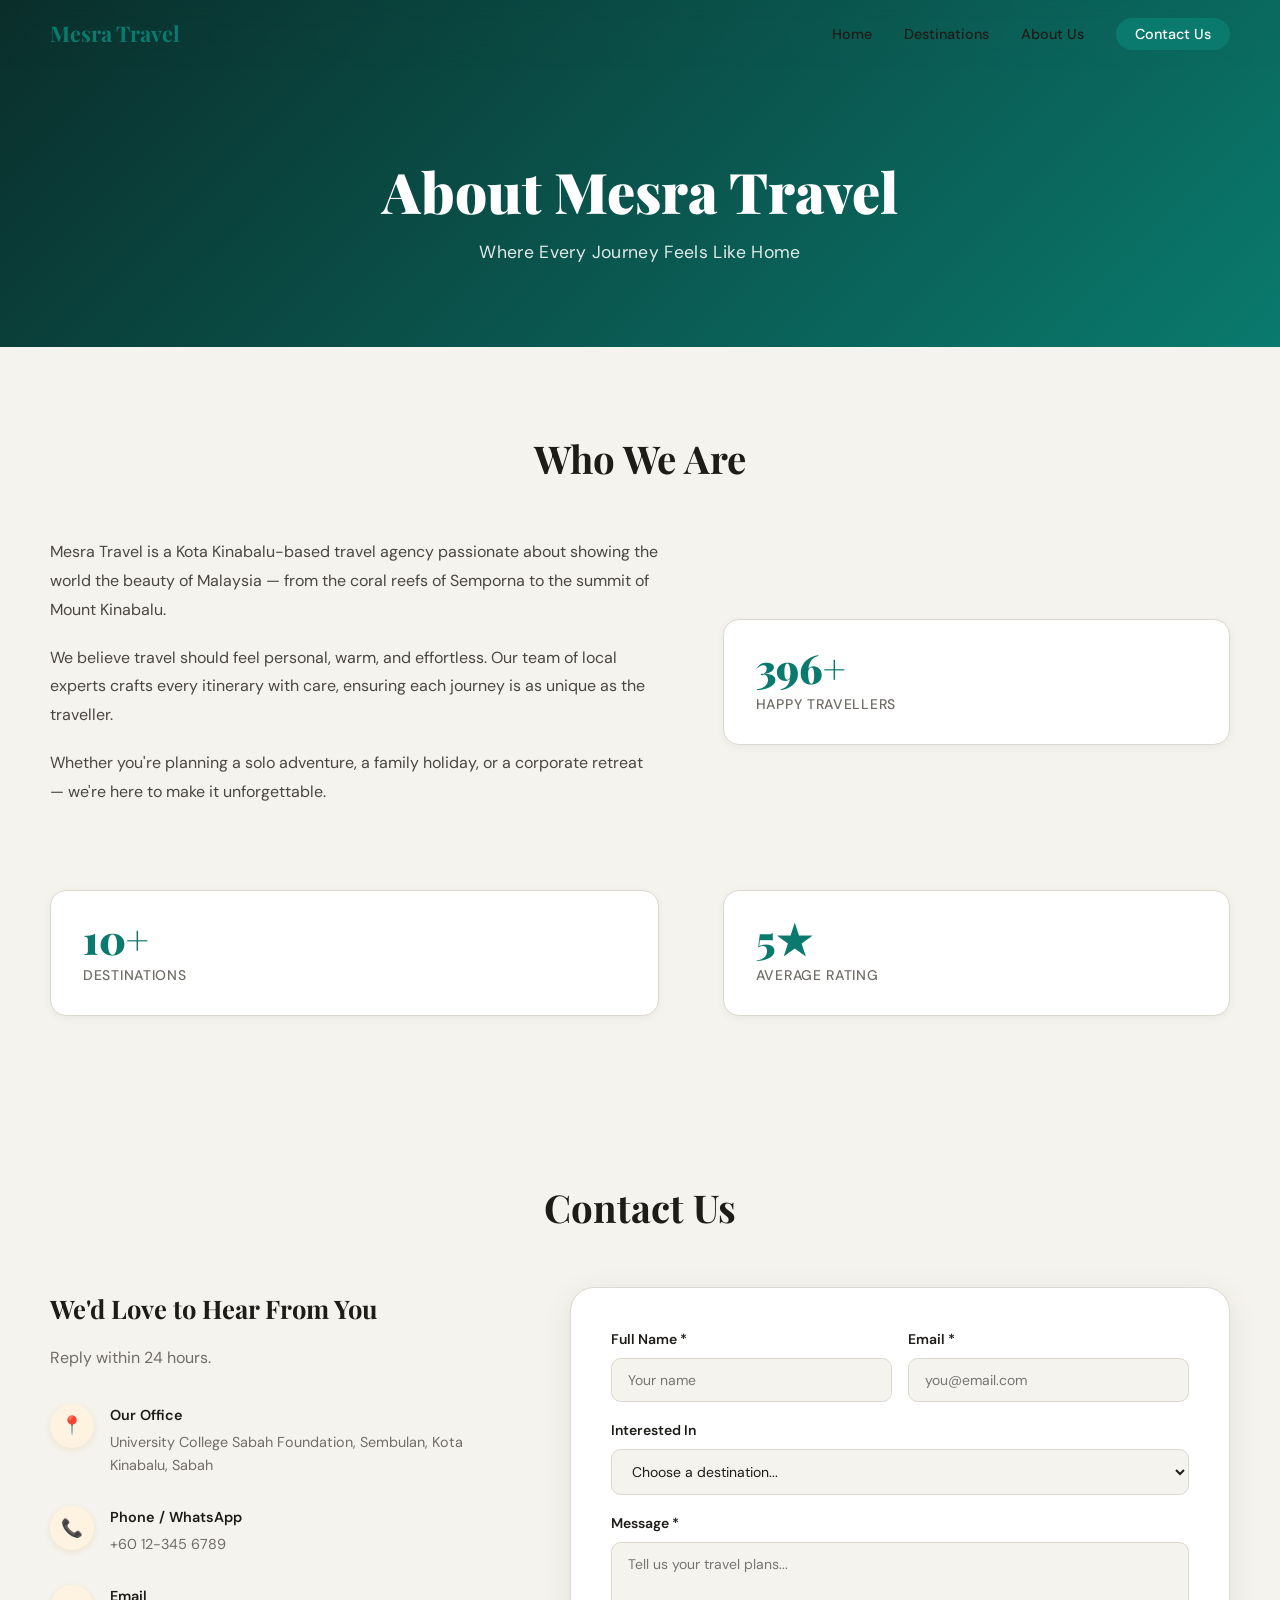
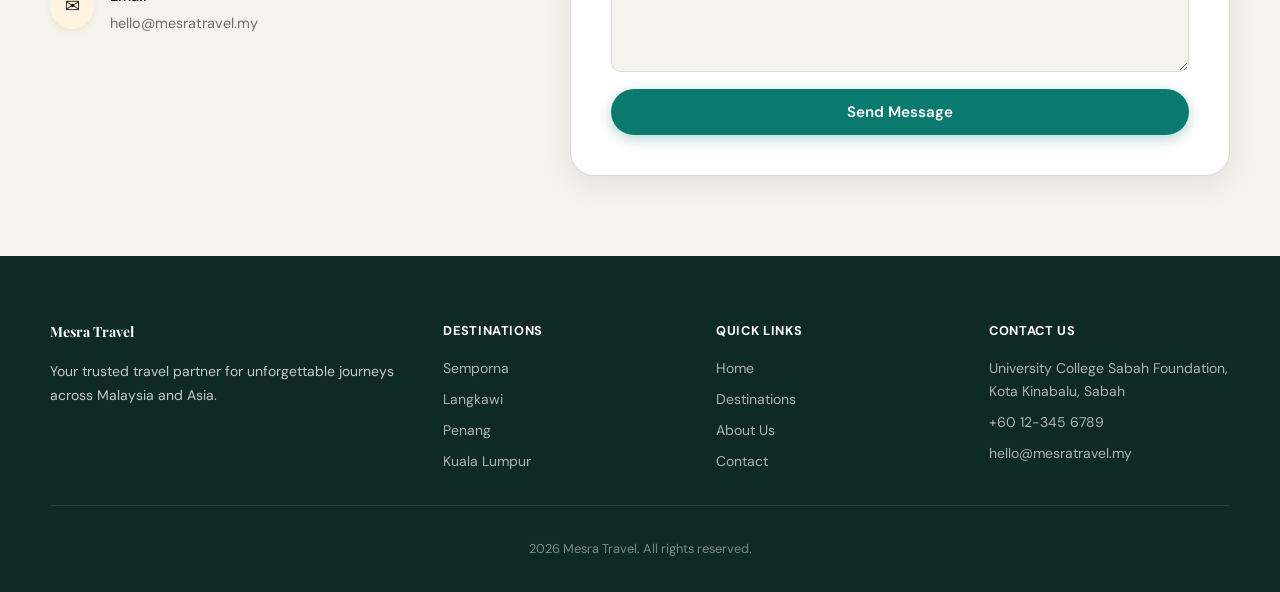
<file: about.html>
<!DOCTYPE html>
<html lang="en">
<head>
  <meta charset="UTF-8" />
  <meta name="viewport" content="width=device-width, initial-scale=1.0" />
  <title>About Us — Mesra Travel</title>
  <link rel="preconnect" href="https://fonts.googleapis.com">
  <link href="https://fonts.googleapis.com/css2?family=Playfair+Display:wght@700;900&family=DM+Sans:wght@400;500;600&display=swap" rel="stylesheet">
  <link rel="stylesheet" href="style.css" />
  <link rel="stylesheet" href="Style-3.css" />
</head>
<body>

<!-- NAVIGATION BAR -->
<nav class="site-nav" id="navbar">
  <div class="nav-inner">
    <a href="index.html" class="nav-logo">Mesra Travel</a>
    <ul class="nav-links">
      <li><a href="index.html">Home</a></li>
      <li><a href="destinations.html">Destinations</a></li>
      <li><a href="about.html">About Us</a></li>
      <li><a href="about.html#contact" class="nav-cta">Contact Us</a></li>
    </ul>
    <button class="nav-hamburger" id="hamburger">
      <span></span>
      <span></span>
      <span></span>
    </button>
  </div>
</nav>

<!-- MOBILE MENU -->
<div class="nav-mobile" id="mobileMenu">
  <a href="index.html">Home</a>
  <a href="destinations.html">Destinations</a>
  <a href="about.html">About Us</a>
  <a href="about.html#contact">Contact Us</a>
</div>

<main>

<!-- ABOUT HERO -->
<section class="page-hero">
  <div class="page-hero-content">
    <h1>About Mesra Travel</h1>
    <p>Where Every Journey Feels Like Home</p>
  </div>
</section>

<!-- ABOUT SECTION -->
<section class="section">
  <div class="section-inner">
    <h2 class="section-title">Who We Are</h2>
    <div class="about-wrap">
      <div class="about-text">
        <p>Mesra Travel is a Kota Kinabalu-based travel agency passionate about showing the world the beauty of Malaysia — from the coral reefs of Semporna to the summit of Mount Kinabalu.</p>
        <p>We believe travel should feel personal, warm, and effortless. Our team of local experts crafts every itinerary with care, ensuring each journey is as unique as the traveller.</p>
        <p>Whether you're planning a solo adventure, a family holiday, or a corporate retreat — we're here to make it unforgettable.</p>
      </div>
      <div class="stat-card">
  <span class="stat-number" data-target="500" data-suffix="+">500+</span>
  <span class="stat-label">Happy Travellers</span>
</div>
<div class="stat-card">
  <span class="stat-number" data-target="10" data-suffix="+">10+</span>
  <span class="stat-label">Destinations</span>
</div>
<div class="stat-card">
  <span class="stat-number" data-target="5" data-suffix="★">5★</span>
  <span class="stat-label">Average Rating</span>
</div>
      </div>
    </div>
  </div>
</section>

<!-- CONTACT SECTION -->
<section class="section" id="contact">
  <div class="section-inner">
    <h2 class="section-title">Contact Us</h2>
    <div class="contact-wrap">

      <div class="contact-info">
        <h3>We'd Love to Hear From You</h3>
        <p>Reply within 24 hours.</p>
        <div class="contact-detail">
          <div class="contact-icon">📍</div>
          <div>
            <strong>Our Office</strong>
            <span>University College Sabah Foundation, Sembulan, Kota Kinabalu, Sabah</span>
          </div>
        </div>
        <div class="contact-detail">
          <div class="contact-icon">📞</div>
          <div>
            <strong>Phone / WhatsApp</strong>
            <span>+60 12-345 6789</span>
          </div>
        </div>
        <div class="contact-detail">
          <div class="contact-icon">✉</div>
          <div>
            <strong>Email</strong>
            <span>hello@mesratravel.my</span>
          </div>
        </div>
      </div>

      <form class="contact-form" id="contactForm">
        <div class="form-row">
          <div class="form-group">
            <label for="name">Full Name *</label>
            <input type="text" id="name" name="name" placeholder="Your name" required />
          </div>
          <div class="form-group">
            <label for="email">Email *</label>
            <input type="email" id="email" name="email" placeholder="you@email.com" required />
          </div>
        </div>
        <div class="form-group">
          <label for="destination">Interested In</label>
          <select id="destination" name="destination">
            <option value="">Choose a destination...</option>
            <option>Semporna Island Hopping</option>
            <option>Langkawi Retreat</option>
            <option>Mount Kinabalu Climb</option>
            <option>Kuala Lumpur Explorer</option>
            <option>Custom Package</option>
          </select>
        </div>
        <div class="form-group">
          <label for="message">Message *</label>
          <textarea id="message" name="message" placeholder="Tell us your travel plans..." required></textarea>
        </div>
        <button type="submit" class="btn btn-primary" style="width:100%; justify-content:center;">
          Send Message
        </button>
        <div class="form-success" id="formSuccess">
          Thank you! We will contact you within 24 hours.
        </div>
      </form>

    </div>
  </div>
</section>

</main>

<!-- FOOTER -->
<footer class="site-footer">
  <div class="footer-inner">
    <div class="footer-top">
      <div class="footer-brand">
        <p class="nav-logo" style="color:#fff; margin-bottom:1rem;">Mesra Travel</p>
        <p>Your trusted travel partner for unforgettable journeys across Malaysia and Asia.</p>
      </div>
      <div class="footer-col">
        <h4>Destinations</h4>
        <ul>
          <li><a href="destinations.html">Semporna</a></li>
          <li><a href="destinations.html">Langkawi</a></li>
          <li><a href="destinations.html">Penang</a></li>
          <li><a href="destinations.html">Kuala Lumpur</a></li>
        </ul>
      </div>
      <div class="footer-col">
        <h4>Quick Links</h4>
        <ul>
          <li><a href="index.html">Home</a></li>
          <li><a href="destinations.html">Destinations</a></li>
          <li><a href="about.html">About Us</a></li>
          <li><a href="about.html#contact">Contact</a></li>
        </ul>
      </div>
      <div class="footer-col">
        <h4>Contact Us</h4>
        <ul>
          <li>University College Sabah Foundation, Kota Kinabalu, Sabah</li>
          <li><a href="tel:+60123456789">+60 12-345 6789</a></li>
          <li><a href="mailto:hello@mesratravel.my">hello@mesratravel.my</a></li>
        </ul>
      </div>
    </div>
    <div class="footer-bottom">
      <span>2026 Mesra Travel. All rights reserved.</span>
    </div>
  </div>
</footer>

<script src="script.js"></script>
</body>
</html>
</file>
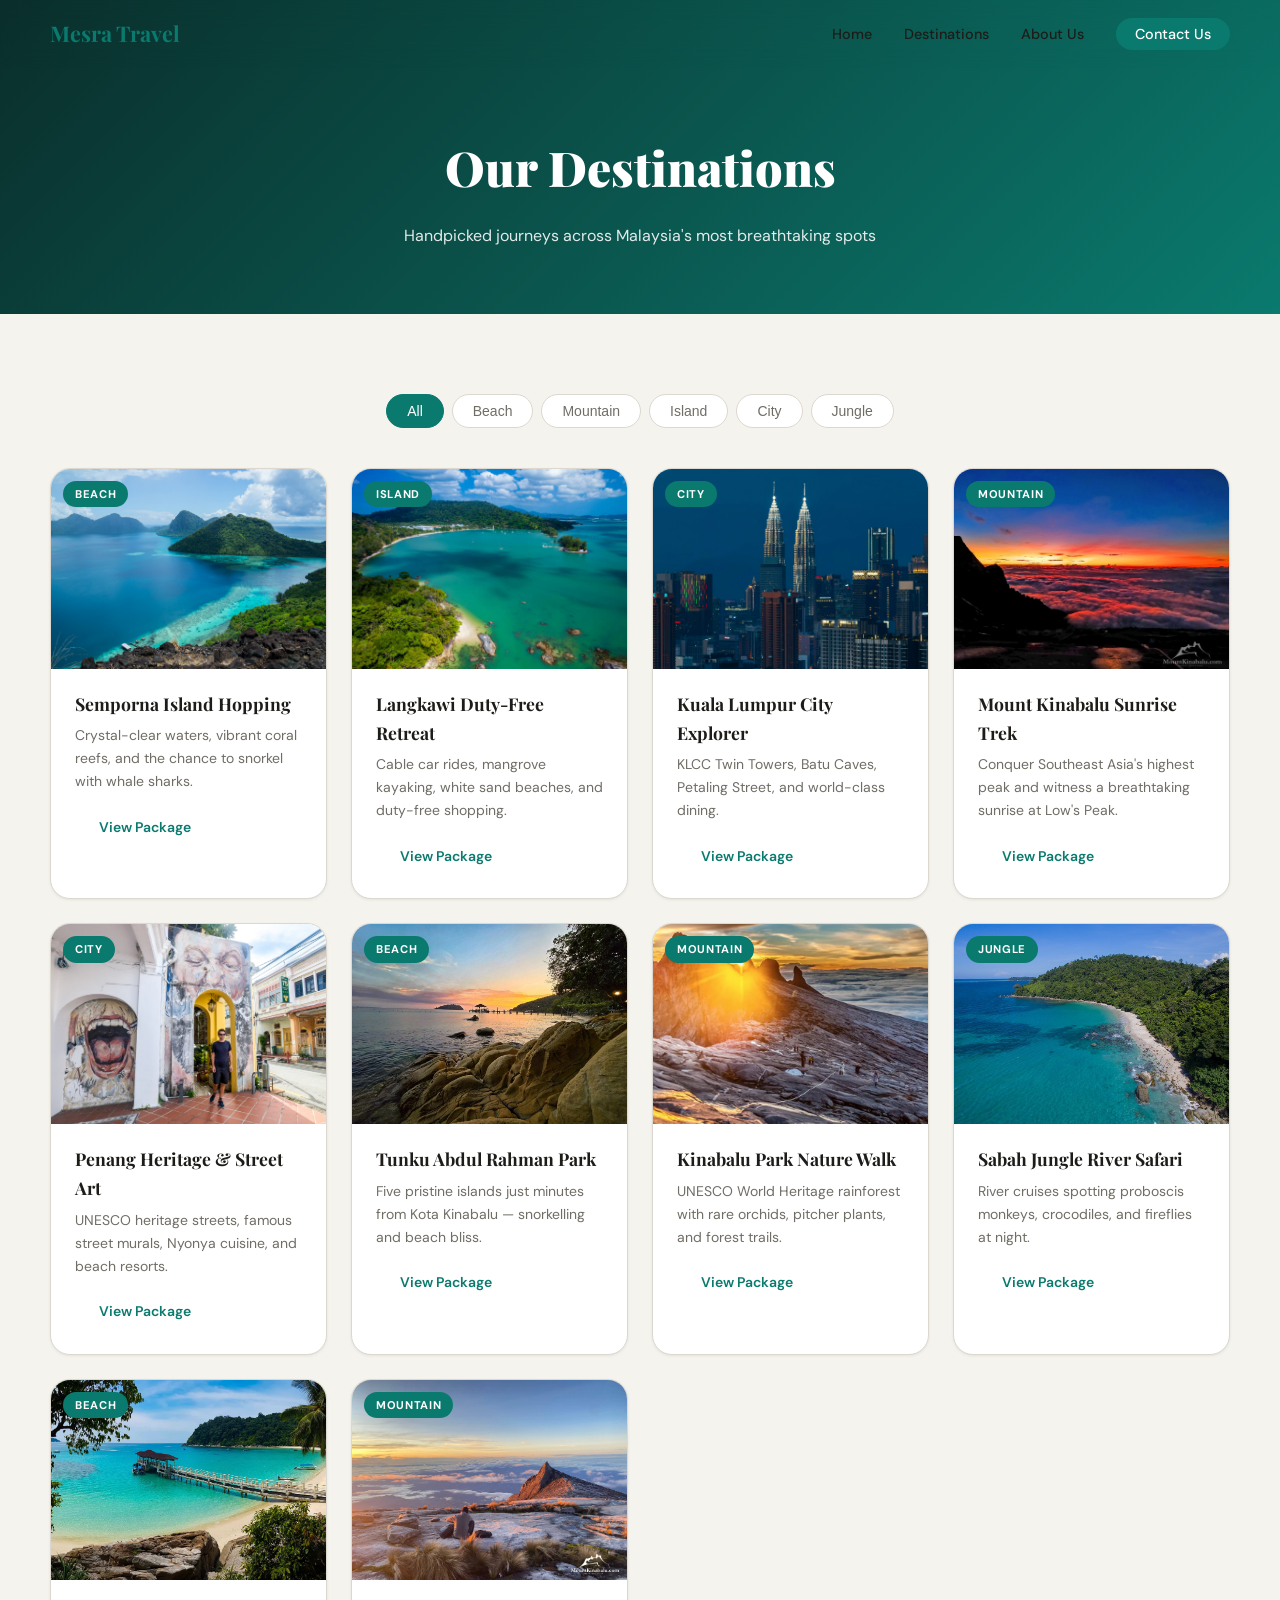
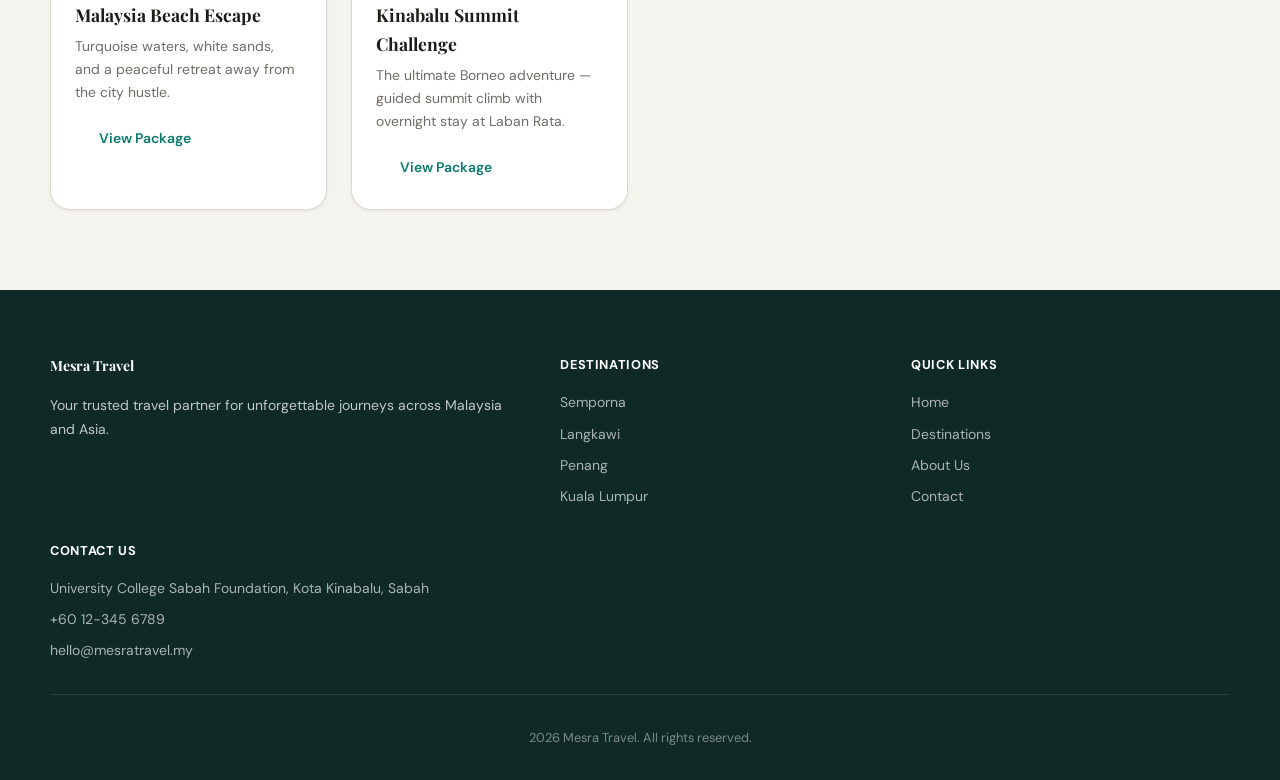
<file: destinations.html>
<!DOCTYPE html>
<html lang="en">
<head>
  <meta charset="UTF-8" />
  <meta name="viewport" content="width=device-width, initial-scale=1.0" />
  <title>Destinations — Mesra Travel</title>
  <link rel="preconnect" href="https://fonts.googleapis.com">
  <link href="https://fonts.googleapis.com/css2?family=Playfair+Display:wght@700;900&family=DM+Sans:wght@400;500;600&display=swap" rel="stylesheet">
  <link rel="stylesheet" href="style.css" />
  <link rel="stylesheet" href="Style-2.css" />
</head>
<body>

<!-- NAVIGATION BAR -->
<nav class="site-nav" id="navbar">
  <div class="nav-inner">
    <a href="index.html" class="nav-logo">Mesra Travel</a>
    <ul class="nav-links">
      <li><a href="index.html">Home</a></li>
      <li><a href="destinations.html">Destinations</a></li>
      <li><a href="about.html">About Us</a></li>
      <li><a href="about.html#contact" class="nav-cta">Contact Us</a></li>
    </ul>
    <button class="nav-hamburger" id="hamburger">
      <span></span>
      <span></span>
      <span></span>
    </button>
  </div>
</nav>

<!-- MOBILE MENU -->
<div class="nav-mobile" id="mobileMenu">
  <a href="index.html">Home</a>
  <a href="destinations.html">Destinations</a>
  <a href="about.html">About Us</a>
  <a href="about.html#contact">Contact Us</a>
</div>

<main>

<!-- PAGE HERO -->
<section class="page-hero">
  <div class="page-hero-content">
    <h1>Our Destinations</h1>
    <p>Handpicked journeys across Malaysia's most breathtaking spots</p>
  </div>
</section>

<!-- FILTER BUTTONS -->
<section class="section" id="destinations">
  <div class="section-inner">

    <div class="filter-bar">
      <button class="filter-btn active" data-filter="all">All</button>
      <button class="filter-btn" data-filter="beach">Beach</button>
      <button class="filter-btn" data-filter="mountain">Mountain</button>
      <button class="filter-btn" data-filter="island">Island</button>
      <button class="filter-btn" data-filter="city">City</button>
      <button class="filter-btn" data-filter="jungle">Jungle</button>
    </div>

    <!-- DESTINATION CARDS GRID -->
    <div class="cards-grid" id="destinationGrid">

      <article class="card reveal" data-category="beach">
        <div class="card-img-wrap">
          <img src="01_semporna-sabah.jpg" alt="Semporna, Sabah" />
          <span class="card-badge">Beach</span>
        </div>
        <div class="card-body">
          <h3>Semporna Island Hopping</h3>
          <p>Crystal-clear waters, vibrant coral reefs, and the chance to snorkel with whale sharks.</p>
          <a href="about.html#contact" class="btn btn-outline-dark">View Package</a>
        </div>
      </article>

      <article class="card reveal reveal-delay-1" data-category="island">
        <div class="card-img-wrap">
          <img src="02_langkawi-beach.jpg" alt="Langkawi Beach" />
          <span class="card-badge">Island</span>
        </div>
        <div class="card-body">
          <h3>Langkawi Duty-Free Retreat</h3>
          <p>Cable car rides, mangrove kayaking, white sand beaches, and duty-free shopping.</p>
          <a href="about.html#contact" class="btn btn-outline-dark">View Package</a>
        </div>
      </article>

      <article class="card reveal reveal-delay-2" data-category="city">
        <div class="card-img-wrap">
          <img src="03_kuala-lumpur-night.jpg" alt="Kuala Lumpur at Night" />
          <span class="card-badge">City</span>
        </div>
        <div class="card-body">
          <h3>Kuala Lumpur City Explorer</h3>
          <p>KLCC Twin Towers, Batu Caves, Petaling Street, and world-class dining.</p>
          <a href="about.html#contact" class="btn btn-outline-dark">View Package</a>
        </div>
      </article>

      <article class="card reveal" data-category="mountain">
        <div class="card-img-wrap">
          <img src="04_mount-kinabalu-sunrise.jpg" alt="Mount Kinabalu Sunrise" />
          <span class="card-badge">Mountain</span>
        </div>
        <div class="card-body">
          <h3>Mount Kinabalu Sunrise Trek</h3>
          <p>Conquer Southeast Asia's highest peak and witness a breathtaking sunrise at Low's Peak.</p>
          <a href="about.html#contact" class="btn btn-outline-dark">View Package</a>
        </div>
      </article>

      <article class="card reveal reveal-delay-1" data-category="city">
        <div class="card-img-wrap">
          <img src="05_penang-street-art.jpg" alt="Penang Street Art" />
          <span class="card-badge">City</span>
        </div>
        <div class="card-body">
          <h3>Penang Heritage & Street Art</h3>
          <p>UNESCO heritage streets, famous street murals, Nyonya cuisine, and beach resorts.</p>
          <a href="about.html#contact" class="btn btn-outline-dark">View Package</a>
        </div>
      </article>

      <article class="card reveal reveal-delay-2" data-category="beach">
        <div class="card-img-wrap">
          <img src="06_tunku-rahman-park.jpg" alt="Tunku Abdul Rahman Park" />
          <span class="card-badge">Beach</span>
        </div>
        <div class="card-body">
          <h3>Tunku Abdul Rahman Park</h3>
          <p>Five pristine islands just minutes from Kota Kinabalu — snorkelling and beach bliss.</p>
          <a href="about.html#contact" class="btn btn-outline-dark">View Package</a>
        </div>
      </article>

      <article class="card reveal" data-category="mountain">
        <div class="card-img-wrap">
          <img src="07_kinabalu-park-trek.jpg" alt="Kinabalu Park Trek" />
          <span class="card-badge">Mountain</span>
        </div>
        <div class="card-body">
          <h3>Kinabalu Park Nature Walk</h3>
          <p>UNESCO World Heritage rainforest with rare orchids, pitcher plants, and forest trails.</p>
          <a href="about.html#contact" class="btn btn-outline-dark">View Package</a>
        </div>
      </article>

      <article class="card reveal reveal-delay-1" data-category="jungle">
        <div class="card-img-wrap">
          <img src="08_sabah-jungle-river.jpg" alt="Sabah Jungle River" />
          <span class="card-badge">Jungle</span>
        </div>
        <div class="card-body">
          <h3>Sabah Jungle River Safari</h3>
          <p>River cruises spotting proboscis monkeys, crocodiles, and fireflies at night.</p>
          <a href="about.html#contact" class="btn btn-outline-dark">View Package</a>
        </div>
      </article>

      <article class="card reveal reveal-delay-2" data-category="beach">
        <div class="card-img-wrap">
          <img src="09_malaysia-beach-hero.jpg" alt="Malaysia Beach" />
          <span class="card-badge">Beach</span>
        </div>
        <div class="card-body">
          <h3>Malaysia Beach Escape</h3>
          <p>Turquoise waters, white sands, and a peaceful retreat away from the city hustle.</p>
          <a href="about.html#contact" class="btn btn-outline-dark">View Package</a>
        </div>
      </article>

      <article class="card reveal" data-category="mountain">
        <div class="card-img-wrap">
          <img src="10_kinabalu-amazing-summit.jpg" alt="Kinabalu Summit" />
          <span class="card-badge">Mountain</span>
        </div>
        <div class="card-body">
          <h3>Kinabalu Summit Challenge</h3>
          <p>The ultimate Borneo adventure — guided summit climb with overnight stay at Laban Rata.</p>
          <a href="about.html#contact" class="btn btn-outline-dark">View Package</a>
        </div>
      </article>

    </div>
  </div>
</section>

</main>

<!-- FOOTER -->
<footer class="site-footer">
  <div class="footer-inner">
    <div class="footer-top">

      <div class="footer-brand">
        <p class="nav-logo" style="color:#fff; margin-bottom:1rem;">Mesra Travel</p>
        <p>Your trusted travel partner for unforgettable journeys across Malaysia and Asia.</p>
      </div>

      <div class="footer-col">
        <h4>Destinations</h4>
        <ul>
          <li><a href="destinations.html">Semporna</a></li>
          <li><a href="destinations.html">Langkawi</a></li>
          <li><a href="destinations.html">Penang</a></li>
          <li><a href="destinations.html">Kuala Lumpur</a></li>
        </ul>
      </div>

      <div class="footer-col">
        <h4>Quick Links</h4>
        <ul>
          <li><a href="index.html">Home</a></li>
          <li><a href="destinations.html">Destinations</a></li>
          <li><a href="about.html">About Us</a></li>
          <li><a href="about.html#contact">Contact</a></li>
        </ul>
      </div>

      <div class="footer-col">
        <h4>Contact Us</h4>
        <ul>
          <li>University College Sabah Foundation, Kota Kinabalu, Sabah</li>
          <li><a href="tel:+60123456789">+60 12-345 6789</a></li>
          <li><a href="mailto:hello@mesratravel.my">hello@mesratravel.my</a></li>
        </ul>
      </div>

    </div>
    <div class="footer-bottom">
      <span>2026 Mesra Travel. All rights reserved.</span>
    </div>
  </div>
</footer>

<script src="script.js"></script>
</body>
</html>
</file>
<file: style.css>
/* ===== FONTS ===== */
@import url('https://fonts.googleapis.com/css2?family=Playfair+Display:wght@700;900&family=DM+Sans:wght@400;500;600&display=swap');

/* ===== COLOR & FONT VARIABLES ===== */
:root {
  --color-bg:      #f5f3ee;
  --color-text:    #1e1c18;
  --color-primary: #0a7a6e;
  --color-gold:    #c98a1a;
  --font-display:  'Playfair Display', Georgia, serif;
  --font-body:     'DM Sans', sans-serif;
}

/* ===== RESET ===== */
*, *::before, *::after { box-sizing: border-box; margin: 0; padding: 0; }
body { font-family: var(--font-body); font-size: 1rem; color: var(--color-text); background: var(--color-bg); line-height: 1.65; }
img, video { display: block; max-width: 100%; }
a { text-decoration: none; color: inherit; }
ul { list-style: none; }

/* ===== NAVIGATION BAR ===== */
.site-nav {
  position: fixed;
  top: 0;
  left: 0;
  right: 0;
  height: 68px;
  display: flex;
  align-items: center;
  padding: 0 1.5rem;
  background: rgba(245,243,238,0.96);
  backdrop-filter: blur(12px);
  box-shadow: 0 1px 3px rgba(0,0,0,0.07);
  z-index: 100;
}

.nav-inner {
  max-width: 1180px;
  width: 100%;
  margin: 0 auto;
  display: flex;
  align-items: center;
  justify-content: space-between;
}

.nav-logo {
  font-family: var(--font-display);
  font-size: 1.35rem;
  font-weight: 700;
  color: var(--color-primary);
}

.nav-links {
  display: flex;
  gap: 2rem;
}

.nav-links a {
  font-size: 0.9rem;
  font-weight: 500;
  color: var(--color-text);
  transition: color 0.2s;
}

.nav-links a:hover {
  color: var(--color-primary);
}

.nav-cta {
  background: var(--color-primary);
  color: #fff !important;
  padding: 0.45rem 1.2rem;
  border-radius: 9999px;
}

.nav-hamburger {
  display: none;
  flex-direction: column;
  gap: 5px;
  background: none;
  border: none;
  cursor: pointer;
  padding: 4px;
}

.nav-hamburger span {
  display: block;
  width: 24px;
  height: 2px;
  background: var(--color-text);
  border-radius: 99px;
}

.nav-mobile {
  display: none;
}

@media (max-width: 768px) {
  .nav-links { display: none; }
  .nav-hamburger { display: flex; }

  .nav-mobile.open {
    display: flex;
    flex-direction: column;
    position: fixed;
    top: 68px;
    left: 0;
    right: 0;
    background: rgba(245,243,238,0.98);
    padding: 1.5rem;
    gap: 1rem;
    z-index: 99;
    box-shadow: 0 4px 16px rgba(0,0,0,0.1);
  }

  .nav-mobile a {
    font-size: 1rem;
    font-weight: 500;
    padding: 0.75rem 0;
    border-bottom: 1px solid #dcd8d0;
    color: var(--color-text);
  }
}

/* ===== HERO — VIDEO BACKGROUND ===== */
.hero {
  position: relative;
  width: 100%;
  min-height: 100vh;
  display: flex;
  align-items: center;
  justify-content: center;
  overflow: hidden;
  background: #0a2e2b;
}

.hero-video {
  position: absolute;
  top: 0; left: 0;
  width: 100%;
  height: 100%;
  object-fit: cover;
  z-index: 0;
}

.hero-overlay {
  position: absolute;
  top: 0; left: 0;
  width: 100%;
  height: 100%;
  background: rgba(5, 25, 22, 0.55);
  z-index: 1;
}

.hero-content {
  position: relative;
  z-index: 2;
  text-align: center;
  color: #ffffff;
  padding: 2rem;
  max-width: 820px;
}

.hero-badge {
  display: inline-block;
  background: rgba(255,255,255,0.15);
  border: 1px solid rgba(255,255,255,0.3);
  color: #fff;
  font-size: 0.75rem;
  font-weight: 700;
  letter-spacing: 0.1em;
  text-transform: uppercase;
  padding: 0.4rem 1rem;
  border-radius: 9999px;
  margin-bottom: 1.5rem;
}

.hero-content h1 {
  font-family: var(--font-display);
  font-size: clamp(2.5rem, 6vw, 6rem);
  font-weight: 900;
  line-height: 1.08;
  margin-bottom: 1.5rem;
}

.hero-content h1 em {
  font-style: normal;
  color: #f0c96a;
}

.hero-slogan {
  font-size: 1.2rem;
  opacity: 0.9;
  margin-bottom: 2.5rem;
  max-width: 50ch;
  margin-left: auto;
  margin-right: auto;
}

.hero-actions {
  display: flex;
  gap: 1rem;
  justify-content: center;
  flex-wrap: wrap;
}

/* ===== BUTTONS ===== */
.btn {
  display: inline-flex;
  align-items: center;
  padding: 0.75rem 1.75rem;
  border-radius: 9999px;
  font-size: 0.9rem;
  font-weight: 600;
  transition: all 0.2s ease;
}

.btn:hover { transform: translateY(-2px); }

.btn-primary {
  background: var(--color-primary);
  color: #ffffff;
}

.btn-primary:hover { background: #075f56; }

.btn-outline {
  background: transparent;
  color: #ffffff;
  border: 2px solid rgba(255,255,255,0.7);
}

.btn-outline:hover { background: rgba(255,255,255,0.1); }

.btn-outline-dark {
  background: transparent;
  color: var(--color-primary);
  border: 2px solid var(--color-primary);
  padding: 0.6rem 1.5rem;
  border-radius: 9999px;
  font-size: 0.875rem;
  font-weight: 600;
  display: inline-block;
  transition: all 0.2s;
}

.btn-outline-dark:hover {
  background: var(--color-primary);
  color: #fff;
}

/* ===== SECTION WRAPPER ===== */
.section {
  padding: 5rem 1.5rem;
}

.section-inner {
  max-width: 1180px;
  margin: 0 auto;
}

.section-title {
  font-family: var(--font-display);
  font-size: clamp(1.8rem, 3vw, 2.5rem);
  font-weight: 700;
  text-align: center;
  margin-bottom: 3rem;
  color: var(--color-text);
}

/* ===== CARDS GRID ===== */
.cards-grid {
  display: grid;
  grid-template-columns: repeat(auto-fill, minmax(300px, 1fr));
  gap: 1.5rem;
}

/* ===== SINGLE CARD ===== */
.card {
  background: #ffffff;
  border-radius: 1.25rem;
  overflow: hidden;
  box-shadow: 0 1px 3px rgba(0,0,0,0.07);
  border: 1px solid #dcd8d0;
  transition: transform 0.2s, box-shadow 0.2s;
}

.card:hover {
  transform: translateY(-4px);
  box-shadow: 0 12px 40px rgba(0,0,0,0.14);
}

.card-img-wrap {
  position: relative;
  height: 220px;
  overflow: hidden;
}

.card-img-wrap img {
  width: 100%;
  height: 100%;
  object-fit: cover;
  transition: transform 0.5s;
}

.card:hover .card-img-wrap img {
  transform: scale(1.06);
}

.card-badge {
  position: absolute;
  top: 0.75rem;
  left: 0.75rem;
  background: var(--color-primary);
  color: #ffffff;
  font-size: 0.7rem;
  font-weight: 700;
  padding: 0.25rem 0.75rem;
  border-radius: 9999px;
  text-transform: uppercase;
  letter-spacing: 0.06em;
}

.card-body {
  padding: 1.5rem;
}

.card-body h3 {
  font-family: var(--font-display);
  font-size: 1.2rem;
  font-weight: 700;
  margin-bottom: 0.5rem;
}

.card-body p {
  font-size: 0.875rem;
  color: #706d66;
  margin-bottom: 1rem;
}

/* ===== SCROLL REVEAL ANIMATION ===== */
.reveal {
  opacity: 0;
  transform: translateY(28px);
  transition: opacity 0.65s ease, transform 0.65s ease;
}

.reveal.visible {
  opacity: 1;
  transform: translateY(0);
}

.reveal-delay-1 { transition-delay: 0.1s; }
.reveal-delay-2 { transition-delay: 0.2s; }

/* ===== FOOTER ===== */
.site-footer {
  background: #0e2926;
  color: rgba(255,255,255,0.75);
  padding: 4rem 1.5rem 2rem;
}

.footer-inner {
  max-width: 1180px;
  margin: 0 auto;
}

.footer-top {
  display: grid;
  grid-template-columns: 1.5fr 1fr 1fr 1fr;
  gap: 2rem;
  padding-bottom: 2rem;
  border-bottom: 1px solid rgba(255,255,255,0.1);
  margin-bottom: 2rem;
}

.footer-brand p {
  font-size: 0.875rem;
  line-height: 1.7;
}

.footer-col h4 {
  color: #ffffff;
  font-size: 0.8rem;
  font-weight: 700;
  text-transform: uppercase;
  letter-spacing: 0.05em;
  margin-bottom: 1rem;
}

.footer-col ul {
  display: flex;
  flex-direction: column;
  gap: 0.5rem;
}

.footer-col ul li,
.footer-col ul a {
  font-size: 0.875rem;
  color: rgba(255,255,255,0.65);
}

.footer-col ul a:hover { color: #ffffff; }

.footer-bottom {
  text-align: center;
  font-size: 0.8rem;
  opacity: 0.6;
}

@media (max-width: 768px) {
  .footer-top { grid-template-columns: 1fr 1fr; }
  .cards-grid { grid-template-columns: 1fr; }
}

@media (max-width: 480px) {
  .footer-top { grid-template-columns: 1fr; }
}

/* ===== BACK TO TOP BUTTON ===== */
#backToTop {
  position: fixed;
  bottom: 2rem;
  right: 2rem;
  width: 48px;
  height: 48px;
  background: var(--color-primary);
  color: #ffffff;
  border: none;
  border-radius: 50%;
  font-size: 1.5rem;
  cursor: pointer;
  box-shadow: 0 4px 16px rgba(10,122,110,0.4);
  opacity: 0;
  transform: translateY(20px);
  transition: opacity 0.3s ease, transform 0.3s ease;
  z-index: 999;
  display: flex;
  align-items: center;
  justify-content: center;
}

#backToTop.show {
  opacity: 1;
  transform: translateY(0);
}

#backToTop:hover {
  background: #075f56;
  transform: translateY(-3px);
}
</file>
<file: Style-3.css>
/* ===== FONTS ===== */
@import url('https://fonts.googleapis.com/css2?family=Playfair+Display:wght@700;900&family=DM+Sans:wght@400;500;600&display=swap');

/* ===== COLOR & FONT VARIABLES ===== */
:root {
  --color-bg:      #f5f3ee;
  --color-text:    #1e1c18;
  --color-primary: #0a7a6e;
  --color-gold:    #c98a1a;
  --font-display:  'Playfair Display', Georgia, serif;
  --font-body:     'DM Sans', sans-serif;
}

/* ===== RESET ===== */
*, *::before, *::after { box-sizing: border-box; margin: 0; padding: 0; }
body { font-family: var(--font-body); font-size: 1rem; color: var(--color-text); background: var(--color-bg); line-height: 1.65; }
img, video { display: block; max-width: 100%; }
a { text-decoration: none; color: inherit; }
ul { list-style: none; }

/* ===== NAVIGATION BAR ===== */
.site-nav {
  position: fixed;
  top: 0; left: 0; right: 0;
  height: 68px;
  display: flex;
  align-items: center;
  padding: 0 1.5rem;
  background: rgba(245,243,238,0.96);
  backdrop-filter: blur(12px);
  box-shadow: 0 1px 3px rgba(0,0,0,0.07);
  z-index: 100;
}

.nav-inner {
  max-width: 1180px;
  width: 100%;
  margin: 0 auto;
  display: flex;
  align-items: center;
  justify-content: space-between;
}

.nav-logo {
  font-family: var(--font-display);
  font-size: 1.35rem;
  font-weight: 700;
  color: var(--color-primary);
}

.nav-links { display: flex; gap: 2rem; }

.nav-links a {
  font-size: 0.9rem;
  font-weight: 500;
  color: var(--color-text);
  transition: color 0.2s;
}

.nav-links a:hover { color: var(--color-primary); }

.nav-cta {
  background: var(--color-primary);
  color: #fff !important;
  padding: 0.45rem 1.2rem;
  border-radius: 9999px;
}

.nav-hamburger {
  display: none;
  flex-direction: column;
  gap: 5px;
  background: none;
  border: none;
  cursor: pointer;
  padding: 4px;
}

.nav-hamburger span {
  display: block;
  width: 24px;
  height: 2px;
  background: var(--color-text);
  border-radius: 99px;
}

.nav-mobile { display: none; }

@media (max-width: 768px) {
  .nav-links { display: none; }
  .nav-hamburger { display: flex; }

  .nav-mobile.open {
    display: flex;
    flex-direction: column;
    position: fixed;
    top: 68px; left: 0; right: 0;
    background: rgba(245,243,238,0.98);
    padding: 1.5rem;
    gap: 1rem;
    z-index: 99;
    box-shadow: 0 4px 16px rgba(0,0,0,0.1);
  }

  .nav-mobile a {
    font-size: 1rem;
    font-weight: 500;
    padding: 0.75rem 0;
    border-bottom: 1px solid #dcd8d0;
    color: var(--color-text);
  }
}

/* ===== PAGE HERO ===== */
.page-hero {
  background: linear-gradient(135deg, #0a2e2b 0%, #0a7a6e 100%);
  color: #ffffff;
  text-align: center;
  padding: 10rem 1.5rem 5rem;
}

.page-hero-content {
  max-width: 650px;
  margin: 0 auto;
}

.page-hero h1 {
  font-family: var(--font-display);
  font-size: clamp(2.2rem, 5vw, 3.5rem);
  font-weight: 900;
  margin-bottom: 1rem;
  line-height: 1.1;
}

.page-hero p {
  font-size: 1.1rem;
  opacity: 0.88;
  letter-spacing: 0.02em;
}

/* ===== SECTION WRAPPER ===== */
.section {
  padding: 5rem 1.5rem;
}

.section-inner {
  max-width: 1180px;
  margin: 0 auto;
}

.section-title {
  font-family: var(--font-display);
  font-size: clamp(1.8rem, 3vw, 2.5rem);
  font-weight: 700;
  text-align: center;
  margin-bottom: 3rem;
  color: var(--color-text);
}

/* ===== ABOUT SECTION ===== */
.about-wrap {
  display: grid;
  grid-template-columns: 1.2fr 1fr;
  gap: 4rem;
  align-items: center;
}

.about-text p {
  font-size: 1rem;
  color: #4a4740;
  line-height: 1.8;
  margin-bottom: 1.2rem;
}

.about-stats {
  display: flex;
  flex-direction: column;
  gap: 1.25rem;
}

.stat-card {
  background: #ffffff;
  border: 1px solid #dcd8d0;
  border-radius: 1rem;
  padding: 1.75rem 2rem;
  display: flex;
  flex-direction: column;
  gap: 0.3rem;
  box-shadow: 0 2px 8px rgba(0,0,0,0.05);
  transition: transform 0.2s, box-shadow 0.2s;
}

.stat-card:hover {
  transform: translateY(-3px);
  box-shadow: 0 8px 24px rgba(0,0,0,0.1);
}

.stat-number {
  font-family: var(--font-display);
  font-size: 2.5rem;
  font-weight: 900;
  color: var(--color-primary);
  line-height: 1;
}

.stat-label {
  font-size: 0.875rem;
  font-weight: 500;
  color: #706d66;
  text-transform: uppercase;
  letter-spacing: 0.05em;
}

/* ===== CONTACT SECTION ===== */
.contact-wrap {
  display: grid;
  grid-template-columns: 1fr 1.4fr;
  gap: 3rem;
  align-items: start;
}

.contact-info {
  display: flex;
  flex-direction: column;
  gap: 0.5rem;
}

.contact-info h3 {
  font-family: var(--font-display);
  font-size: 1.6rem;
  font-weight: 700;
  margin-bottom: 0.5rem;
}

.contact-info > p {
  color: #706d66;
  margin-bottom: 1.5rem;
}

.contact-detail {
  display: flex;
  align-items: flex-start;
  gap: 1rem;
  margin-bottom: 1.25rem;
  font-size: 0.9rem;
}

.contact-icon {
  width: 44px;
  height: 44px;
  background: #fdf3e0;
  border-radius: 50%;
  display: flex;
  align-items: center;
  justify-content: center;
  font-size: 1.1rem;
  flex-shrink: 0;
  box-shadow: 0 2px 6px rgba(201,138,26,0.15);
}

.contact-detail strong {
  display: block;
  font-weight: 600;
  margin-bottom: 0.2rem;
}

.contact-detail span { color: #706d66; }

/* ===== CONTACT FORM ===== */
.contact-form {
  background: #ffffff;
  border-radius: 1.5rem;
  padding: 2.5rem;
  box-shadow: 0 8px 32px rgba(0,0,0,0.08);
  border: 1px solid #dcd8d0;
}

.form-row {
  display: grid;
  grid-template-columns: 1fr 1fr;
  gap: 1rem;
}

.form-group {
  display: flex;
  flex-direction: column;
  gap: 0.4rem;
  margin-bottom: 1.1rem;
}

.form-group label {
  font-size: 0.875rem;
  font-weight: 600;
  color: var(--color-text);
}

.form-group input,
.form-group select,
.form-group textarea {
  font-family: var(--font-body);
  font-size: 0.875rem;
  padding: 0.75rem 1rem;
  border: 1.5px solid #dcd8d0;
  border-radius: 0.6rem;
  background: #f5f3ee;
  outline: none;
  transition: border-color 0.2s, box-shadow 0.2s;
  width: 100%;
  color: var(--color-text);
}

.form-group input:focus,
.form-group select:focus,
.form-group textarea:focus {
  border-color: var(--color-primary);
  background: #ffffff;
  box-shadow: 0 0 0 3px rgba(10,122,110,0.12);
}

.form-group textarea {
  resize: vertical;
  min-height: 130px;
}

/* ===== BUTTON ===== */
.btn {
  display: inline-flex;
  align-items: center;
  justify-content: center;
  padding: 0.8rem 1.75rem;
  border-radius: 9999px;
  font-family: var(--font-body);
  font-size: 0.95rem;
  font-weight: 600;
  border: none;
  cursor: pointer;
  transition: background 0.2s, transform 0.2s, box-shadow 0.2s;
}

.btn-primary {
  background: var(--color-primary);
  color: #ffffff;
  box-shadow: 0 4px 14px rgba(10,122,110,0.3);
}

.btn-primary:hover {
  background: #075f56;
  transform: translateY(-2px);
  box-shadow: 0 6px 20px rgba(10,122,110,0.4);
}

/* ===== SUCCESS MESSAGE ===== */
.form-success {
  display: none;
  background: #e6f7f5;
  border: 1px solid var(--color-primary);
  color: var(--color-primary);
  border-radius: 0.6rem;
  padding: 1rem 1.5rem;
  margin-top: 1rem;
  font-weight: 600;
  font-size: 0.875rem;
  text-align: center;
}

/* ===== FOOTER ===== */
.site-footer {
  background: #0e2926;
  color: rgba(255,255,255,0.75);
  padding: 4rem 1.5rem 2rem;
}

.footer-inner {
  max-width: 1180px;
  margin: 0 auto;
}

.footer-top {
  display: grid;
  grid-template-columns: 1.5fr 1fr 1fr 1fr;
  gap: 2rem;
  padding-bottom: 2rem;
  border-bottom: 1px solid rgba(255,255,255,0.1);
  margin-bottom: 2rem;
}

.footer-brand p {
  font-size: 0.875rem;
  line-height: 1.7;
}

.footer-col h4 {
  color: #ffffff;
  font-size: 0.8rem;
  font-weight: 700;
  text-transform: uppercase;
  letter-spacing: 0.05em;
  margin-bottom: 1rem;
}

.footer-col ul {
  display: flex;
  flex-direction: column;
  gap: 0.5rem;
}

.footer-col ul li,
.footer-col ul a {
  font-size: 0.875rem;
  color: rgba(255,255,255,0.65);
}

.footer-col ul a:hover { color: #ffffff; }

.footer-bottom {
  text-align: center;
  font-size: 0.8rem;
  opacity: 0.6;
}

/* ===== MOBILE ===== */
@media (max-width: 768px) {
  .about-wrap { grid-template-columns: 1fr; gap: 2.5rem; }
  .about-stats { flex-direction: row; flex-wrap: wrap; }
  .stat-card { flex: 1; min-width: 140px; }
  .contact-wrap { grid-template-columns: 1fr; }
  .form-row { grid-template-columns: 1fr; }
  .footer-top { grid-template-columns: 1fr 1fr; }
}

@media (max-width: 480px) {
  .footer-top { grid-template-columns: 1fr; }
  .about-stats { flex-direction: column; }
}

/* ===== BACK TO TOP BUTTON ===== */
#backToTop {
  position: fixed;
  bottom: 2rem;
  right: 2rem;
  width: 48px;
  height: 48px;
  background: var(--color-primary);
  color: #ffffff;
  border: none;
  border-radius: 50%;
  font-size: 1.5rem;
  cursor: pointer;
  box-shadow: 0 4px 16px rgba(10,122,110,0.4);
  opacity: 0;
  transform: translateY(20px);
  transition: opacity 0.3s ease, transform 0.3s ease;
  z-index: 999;
  display: flex;
  align-items: center;
  justify-content: center;
}

#backToTop.show {
  opacity: 1;
  transform: translateY(0);
}

#backToTop:hover {
  background: #075f56;
  transform: translateY(-3px);
}
</file>
<file: Style-2.css>
/* ===== FONTS ===== */
@import url('https://fonts.googleapis.com/css2?family=Playfair+Display:wght@700;900&family=DM+Sans:wght@400;500;600&display=swap');

/* ===== COLOR & FONT VARIABLES ===== */
:root {
  --color-bg:      #f5f3ee;
  --color-text:    #1e1c18;
  --color-primary: #0a7a6e;
  --color-gold:    #c98a1a;
  --font-display:  'Playfair Display', Georgia, serif;
  --font-body:     'DM Sans', sans-serif;
}

/* ===== RESET ===== */
*, *::before, *::after { box-sizing: border-box; margin: 0; padding: 0; }
body { font-family: var(--font-body); font-size: 1rem; color: var(--color-text); background: var(--color-bg); line-height: 1.65; }
img, video { display: block; max-width: 100%; }
a { text-decoration: none; color: inherit; }
ul { list-style: none; }

/* ===== NAVIGATION BAR ===== */
.site-nav {
  position: fixed;
  top: 0;
  left: 0;
  right: 0;
  height: 68px;
  display: flex;
  align-items: center;
  padding: 0 1.5rem;
  background: rgba(245,243,238,0.96);
  backdrop-filter: blur(12px);
  box-shadow: 0 1px 3px rgba(0,0,0,0.07);
  z-index: 100;
}

.nav-inner {
  max-width: 1180px;
  width: 100%;
  margin: 0 auto;
  display: flex;
  align-items: center;
  justify-content: space-between;
}

.nav-logo {
  font-family: var(--font-display);
  font-size: 1.35rem;
  font-weight: 700;
  color: var(--color-primary);
}

.nav-links {
  display: flex;
  gap: 2rem;
}

.nav-links a {
  font-size: 0.9rem;
  font-weight: 500;
  color: var(--color-text);
  transition: color 0.2s;
}

.nav-links a:hover {
  color: var(--color-primary);
}

.nav-cta {
  background: var(--color-primary);
  color: #fff !important;
  padding: 0.45rem 1.2rem;
  border-radius: 9999px;
}

.nav-hamburger {
  display: none;
  flex-direction: column;
  gap: 5px;
  background: none;
  border: none;
  cursor: pointer;
  padding: 4px;
}

.nav-hamburger span {
  display: block;
  width: 24px;
  height: 2px;
  background: var(--color-text);
  border-radius: 99px;
}

.nav-mobile {
  display: none;
}

@media (max-width: 768px) {
  .nav-links { display: none; }
  .nav-hamburger { display: flex; }

  .nav-mobile.open {
    display: flex;
    flex-direction: column;
    position: fixed;
    top: 68px;
    left: 0;
    right: 0;
    background: rgba(245,243,238,0.98);
    padding: 1.5rem;
    gap: 1rem;
    z-index: 99;
    box-shadow: 0 4px 16px rgba(0,0,0,0.1);
  }

  .nav-mobile a {
    font-size: 1rem;
    font-weight: 500;
    padding: 0.75rem 0;
    border-bottom: 1px solid #dcd8d0;
    color: var(--color-text);
  }
}

/* ===== SECTION WRAPPER ===== */
.section {
  padding: 5rem 1.5rem;
}

.section-inner {
  max-width: 1180px;
  margin: 0 auto;
}

/* ===== PAGE HERO ===== */
.page-hero {
  background: linear-gradient(135deg, #0a2e2b 0%, #0a7a6e 100%);
  color: #ffffff;
  text-align: center;
  padding: 8rem 1.5rem 4rem;
}

.page-hero-content {
  max-width: 600px;
  margin: 0 auto;
}

.hero-badge {
  display: inline-block;
  background: rgba(255,255,255,0.15);
  border: 1px solid rgba(255,255,255,0.3);
  color: #fff;
  font-size: 0.75rem;
  font-weight: 700;
  letter-spacing: 0.1em;
  text-transform: uppercase;
  padding: 0.4rem 1rem;
  border-radius: 9999px;
  margin-bottom: 1.5rem;
}

.page-hero h1 {
  font-family: var(--font-display);
  font-size: clamp(2rem, 4vw, 3rem);
  font-weight: 900;
  margin-bottom: 1rem;
}

.page-hero p {
  font-size: 1rem;
  opacity: 0.88;
}

/* ===== FILTER BUTTONS ===== */
.filter-bar {
  display: flex;
  flex-wrap: wrap;
  gap: 0.5rem;
  justify-content: center;
  margin-bottom: 2.5rem;
}

.filter-btn {
  padding: 0.5rem 1.25rem;
  border-radius: 9999px;
  font-size: 0.875rem;
  font-weight: 500;
  border: 1.5px solid #dcd8d0;
  background: #ffffff;
  color: #706d66;
  cursor: pointer;
  transition: all 0.2s;
}

.filter-btn:hover,
.filter-btn.active {
  background: var(--color-primary);
  color: #ffffff;
  border-color: var(--color-primary);
}

/* ===== CARDS GRID ===== */
.cards-grid {
  display: grid;
  grid-template-columns: repeat(auto-fill, minmax(260px, 1fr));
  gap: 1.5rem;
}

/* ===== SINGLE CARD ===== */
.card {
  background: #ffffff;
  border-radius: 1.25rem;
  overflow: hidden;
  box-shadow: 0 1px 3px rgba(0,0,0,0.07);
  border: 1px solid #dcd8d0;
  transition: transform 0.2s, box-shadow 0.2s;
}

.card:hover {
  transform: translateY(-4px);
  box-shadow: 0 12px 40px rgba(0,0,0,0.14);
}

.card-img-wrap {
  position: relative;
  height: 200px;
  overflow: hidden;
}

.card-img-wrap img {
  width: 100%;
  height: 100%;
  object-fit: cover;
  transition: transform 0.5s;
}

.card:hover .card-img-wrap img {
  transform: scale(1.06);
}

.card-badge {
  position: absolute;
  top: 0.75rem;
  left: 0.75rem;
  background: var(--color-primary);
  color: #ffffff;
  font-size: 0.7rem;
  font-weight: 700;
  padding: 0.25rem 0.75rem;
  border-radius: 9999px;
  text-transform: uppercase;
  letter-spacing: 0.06em;
}

.card-body {
  padding: 1.25rem 1.5rem;
}

.card-body h3 {
  font-family: var(--font-display);
  font-size: 1.1rem;
  font-weight: 700;
  margin-bottom: 0.4rem;
}

.card-body p {
  font-size: 0.875rem;
  color: #706d66;
  margin-bottom: 0.75rem;
}

/* ===== PRICE TAG ===== */
.price {
  font-family: var(--font-display);
  font-size: 1.2rem;
  font-weight: 700;
  color: var(--color-primary);
  margin-bottom: 1rem;
}

.price small {
  font-family: var(--font-body);
  font-size: 0.75rem;
  color: #706d66;
  font-weight: 400;
}

/* ===== BUTTON ===== */
.btn {
  display: inline-flex;
  align-items: center;
  padding: 0.65rem 1.5rem;
  border-radius: 9999px;
  font-family: var(--font-body);
  font-size: 0.875rem;
  font-weight: 600;
  border: none;
  cursor: pointer;
  transition: background 0.2s, transform 0.2s;
  text-decoration: none;
}

.btn-primary {
  background: var(--color-primary);
  color: #ffffff;
}

.btn-primary:hover {
  background: #075f56;
  transform: translateY(-2px);
}

/* ===== CARD FILTER TRANSITION ===== */
.dest-card {
  transition: opacity 0.25s ease, transform 0.25s ease;
}

/* ===== FOOTER ===== */
.site-footer {
  background: #0e2926;
  color: rgba(255,255,255,0.75);
  padding: 4rem 1.5rem 2rem;
}

.footer-inner {
  max-width: 1180px;
  margin: 0 auto;
}

.footer-top {
  display: grid;
  grid-template-columns: 1.5fr 1fr 1fr;
  gap: 2rem;
  padding-bottom: 2rem;
  border-bottom: 1px solid rgba(255,255,255,0.1);
  margin-bottom: 2rem;
}

.footer-brand p {
  font-size: 0.875rem;
  line-height: 1.7;
}

.footer-col h4 {
  color: #ffffff;
  font-size: 0.8rem;
  font-weight: 700;
  text-transform: uppercase;
  letter-spacing: 0.05em;
  margin-bottom: 1rem;
}

.footer-col ul {
  display: flex;
  flex-direction: column;
  gap: 0.5rem;
}

.footer-col ul li,
.footer-col ul a {
  font-size: 0.875rem;
  color: rgba(255,255,255,0.65);
}

.footer-col ul a:hover { color: #ffffff; }

.footer-bottom {
  text-align: center;
  font-size: 0.8rem;
  opacity: 0.6;
}

/* ===== MOBILE ===== */
@media (max-width: 768px) {
  .cards-grid { grid-template-columns: 1fr 1fr; }
  .footer-top { grid-template-columns: 1fr; }
}

@media (max-width: 480px) {
  .cards-grid { grid-template-columns: 1fr; }
}
/* ===== SCROLL PROGRESS BAR ===== */
#progressBar {
  position: fixed;
  top: 0;
  left: 0;
  width: 0%;
  height: 3px;
  background: linear-gradient(90deg, #0a7a6e, #c98a1a);
  z-index: 9999;
  transition: width 0.1s ease;
}

/* ===== TYPING ANIMATION ===== */
.typed-word {
  color: #f0c96a;
  font-style: normal;
  border-right: 3px solid #f0c96a;
  animation: blink 0.7s step-end infinite;
  padding-right: 4px;
}

@keyframes blink {
  0%, 100% { border-color: #f0c96a; }
  50%       { border-color: transparent; }
}
/* ===== BACK TO TOP BUTTON ===== */
#backToTop {
  position: fixed;
  bottom: 2rem;
  right: 2rem;
  width: 48px;
  height: 48px;
  background: var(--color-primary);
  color: #ffffff;
  border: none;
  border-radius: 50%;
  font-size: 1.5rem;
  cursor: pointer;
  box-shadow: 0 4px 16px rgba(10,122,110,0.4);
  opacity: 0;
  transform: translateY(20px);
  transition: opacity 0.3s ease, transform 0.3s ease;
  z-index: 999;
  display: flex;
  align-items: center;
  justify-content: center;
}

#backToTop.show {
  opacity: 1;
  transform: translateY(0);
}

#backToTop:hover {
  background: #075f56;
  transform: translateY(-3px);
}
</file>
